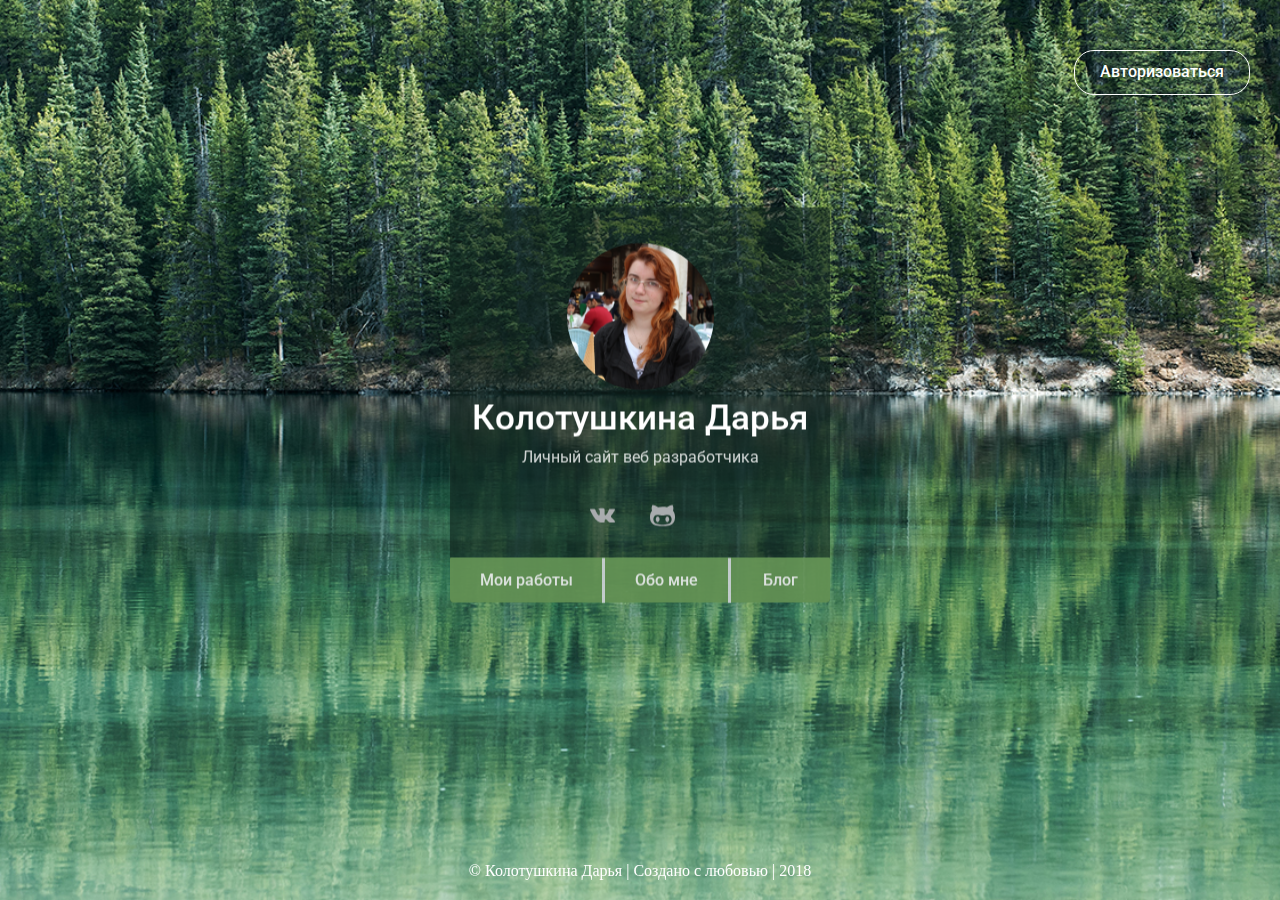
<file: forest/index.html>
<!DOCTYPE html>
<html>
  <head>
    <meta charset="utf-8">
    <title>Welcome</title>
    <meta content="" name="author">
    <meta content="" name="description">
    <meta content="" name="keywords">
    <meta content="width=device-width, initial-scale=1" name="viewport">
    <meta content="ie=edge" http-equiv="x-ua-compatible">
    <!--Fonts-->
    <link href="https://fonts.googleapis.com/css?family=Roboto:300,300i,400,500,700,700i&amp;amp;subset=cyrillic" rel="stylesheet">
    <link rel="stylesheet" href="assets/css/foundation.css">
    <link rel="stylesheet" href="assets/css/app.css">
    <link rel="stylesheet" href="assets/css/sprite.css">
    <script src="assets/js/foundation.js" defer></script>
    <script src="assets/js/app.js" type="module" defer></script><!--[if lt IE 9]>
    <script src="http://cdnjs.cloudflare.com/ajax/libs/html5shiv/3.7.2/html5shiv.min.js"></script><![endif]-->
  </head>
  <body>
    <div class="wrapper">
      <section class="section welcome">
        <button class="auth-button" id="loginFlip">Авторизоваться</button>
        <div class="flip-container">
          <div class="flipper">
            <div class="window window-welcome welcome-side">
              <div class="welcome__user-block">
                <div class="user__photo welcome__photo">
                  <div class="user__photo-avatar"><img class="user__photo-img" src="assets/img/hero_mini.jpg" alt="Колотушкина Дарья"></div>
                </div>
                <div class="user__name">Колотушкина Дарья</div>
                <div class="user__desc user__desc-welcome">Личный сайт веб разработчика</div>
                <div class="socials-welcome">
                  <ul class="socials">
                    <li class="socials__item"><a class="socials__link socials__link_vk" href="https://vk.com/dashakleo">
                        <svg class="icon">
                          <use xlink:href="assets/img/sprite.svg#vk"></use>
                        </svg></a></li>
                    <li class="socials__item"><a class="socials__link socials__link_github" href="https://github.com/Dashakleo?tab=repositories">
                        <svg class="icon">
                          <use xlink:href="assets/img/sprite.svg#github"></use>
                        </svg></a></li>
                  </ul>
                </div>
              </div>
              <div class="buttons"><a class="btn btn-first btn-welcome__works" href="works.html">Мои работы</a><a class="btn btn-welcome__about" href="about.html">Обо мне</a><a class="btn btn-last btn-welcome__blog" href="blog.html">Блог</a></div>
            </div>
            <div class="window window-login login-side">
              <div class="login__title">Авторизуйтесь</div>
              <div class="login__forms">
                <form>
                  <div class="input__pic">
                    <svg class="login__icon">
                      <use xlink:href="assets/img/sprite.svg#login"></use>
                    </svg>
                  </div>
                  <input class="login__input" type="text" name="login" placeholder="Логин" required>
                  <div class="input__pic">
                    <svg class="login__icon">
                      <use xlink:href="assets/img/sprite.svg#password"></use>
                    </svg>
                  </div>
                  <input class="login__input" type="text" name="password" placeholder="Пароль" required>
                </form>
              </div>
              <div class="login__check">
                <p>Вы точно не робот?</p>
                <form class="check__form">
                  <input class="check__input" type="radio" name="answer" value="a1" checked>
                  <div class="check__text check__text-active">Да</div>
                  <input class="check__input" type="radio" name="answer" value="a2">
                  <div class="check__text">Не уверен</div>
                </form>
              </div>
              <div class="buttons">
                <button class="btn btn-first btn-login" id="loginFlipBack">На главную</button>
                <button class="btn btn-last btn-login">Войти       </button>
              </div>
            </div>
          </div>
        </div>
        <div class="login__footer">
          <p>© Колотушкина Дарья | Cоздано с любовью | 2018</p>
        </div>
      </section>
    </div>
  </body>
</html>
</file>
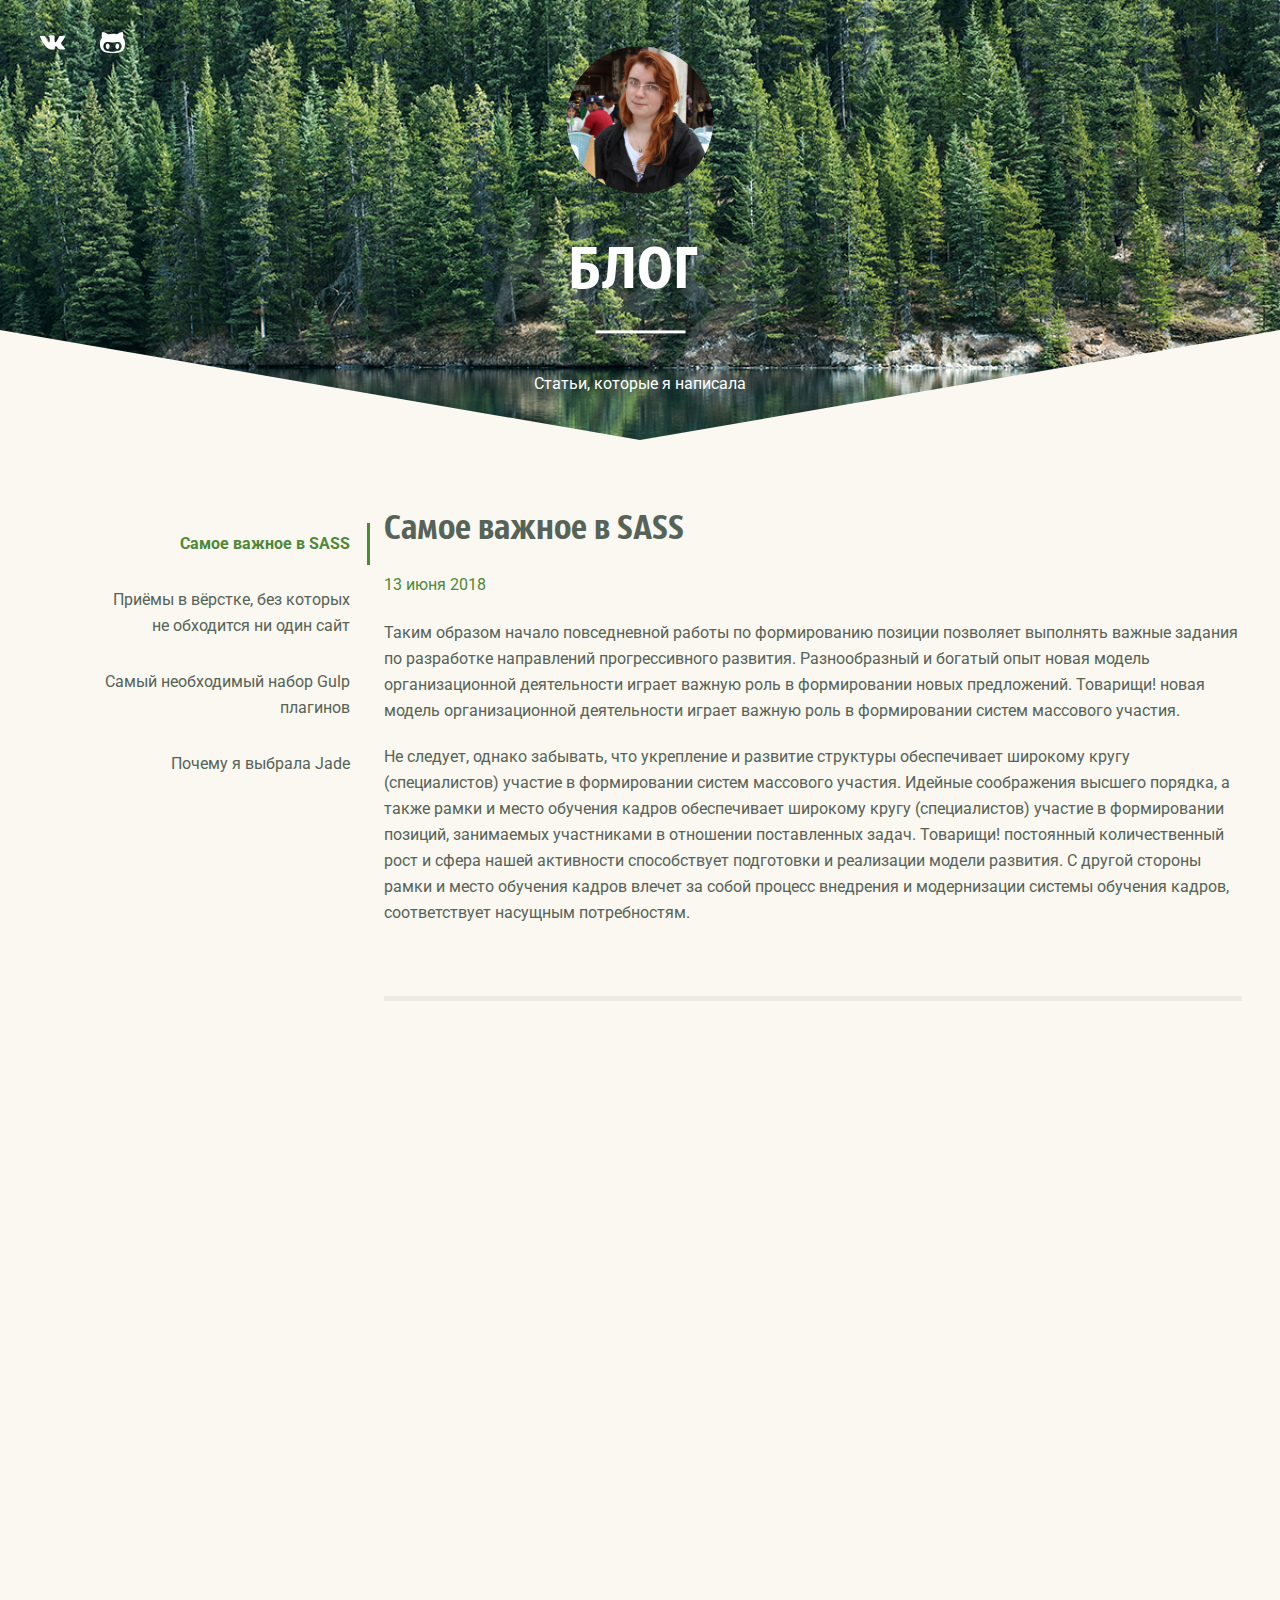
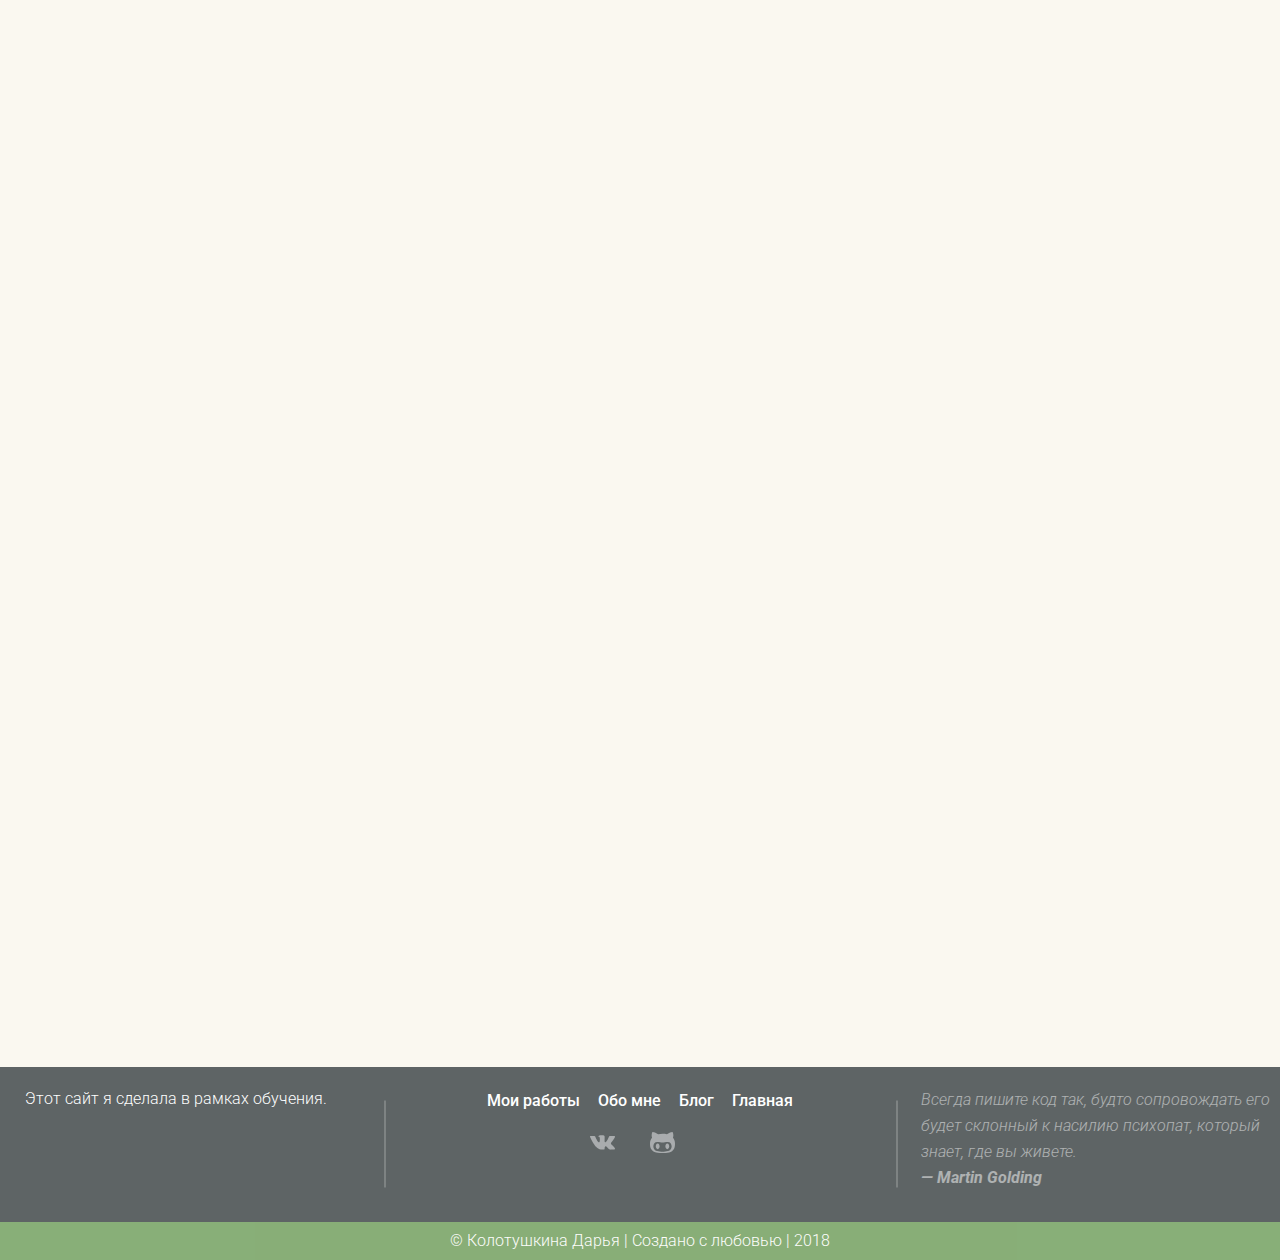
<file: forest/blog.html>
<!DOCTYPE html>
<html>
  <head>
    <meta charset="utf-8">
    <title>Blog</title>
    <meta content="" name="author">
    <meta content="" name="description">
    <meta content="" name="keywords">
    <meta content="width=device-width, initial-scale=1" name="viewport">
    <meta content="ie=edge" http-equiv="x-ua-compatible">
    <!--Fonts-->
    <link href="https://fonts.googleapis.com/css?family=Roboto:300,300i,400,500,700,700i&amp;amp;subset=cyrillic" rel="stylesheet">
    <link rel="stylesheet" href="assets/css/foundation.css">
    <link rel="stylesheet" href="assets/css/app.css">
    <link rel="stylesheet" href="assets/css/sprite.css">
    <script src="assets/js/foundation.js" defer></script>
    <script src="assets/js/app.js" type="module" defer></script><!--[if lt IE 9]>
    <script src="http://cdnjs.cloudflare.com/ajax/libs/html5shiv/3.7.2/html5shiv.min.js"></script><![endif]-->
  </head>
  <body>
    <div class="posts__sidenav" id="postsSidenav"><span id="openSidenav"></span>
      <div class="sidenav__items"><a class="scroll active" href="#post1">Самое важное в SASS</a><a class="scroll" href="#post2">Приёмы в вёрстке, без которых не обходится ни один сайт</a><a class="scroll" href="#post3">Самый необходимый набор Gulp плагинов</a><a class="scroll" href="#post4">Почему я выбралa Jade</a></div>
    </div>
    <div class="wrapper">
      <section class="section blog">
        <div class="hero__bg"></div>
        <div class="socials-header">
          <ul class="socials">
            <li class="socials__item"><a class="socials__link socials__link_vk" href="https://vk.com/dashakleo">
                <svg class="icon">
                  <use xlink:href="assets/img/sprite.svg#vk"></use>
                </svg></a></li>
            <li class="socials__item"><a class="socials__link socials__link_github" href="https://github.com/Dashakleo?tab=repositories">
                <svg class="icon">
                  <use xlink:href="assets/img/sprite.svg#github"></use>
                </svg></a></li>
          </ul>
        </div>
        <div class="hero__title">
          <div class="user hero__user-block">
            <div class="user__photo">
              <div class="user__photo-avatar"><img class="user__photo-img" src="assets/img/hero_mini.jpg" alt="Колотушкина Дарья"></div>
            </div>
            <div class="title title-blog" style="background-image: url('assets/img/blog_header.png')">Блог</div>
            <div class="blog__header-text">
              <p>Статьи, которые я написала</p>
            </div>
          </div>
        </div>
      </section>
      <section class="section posts">
        <div class="posts__triangles">
          <div class="about__left" style="background-color: #faf8f0">
            <svg class="triangle about__triangles triangle_fill_beige-blog" viewBox="0 0 1000 110" preserveAspectRatio="none">
              <polygon points="0,0 0,110 1000,110"></polygon>
            </svg>
          </div>
          <div class="about__right" style="background-color: #faf8f0">
            <svg class="triangle about__triangles triangle_fill_beige-blog" viewBox="0 0 1000 110" preserveAspectRatio="none">
              <polygon points="0,110 1000,110 1000,0"></polygon>
            </svg>
          </div>
        </div>
        <div class="posts-block"> 
          <div class="posts__menu-side">
            <ul class="posts__navigation" id="postsNavigation">
              <li class="navigation__item"><a class="navigation_link scroll active" href="#post1">Самое важное в SASS</a></li>
              <li class="navigation__item"><a class="navigation_link scroll" href="#post2">Приёмы в вёрстке, без которых не обходится ни один сайт</a></li>
              <li class="navigation__item"><a class="navigation_link scroll" href="#post3">Самый необходимый набор Gulp плагинов</a></li>
              <li class="navigation__item"><a class="navigation_link scroll" href="#post4">Почему я выбралa Jade</a></li>
            </ul>
          </div>
          <div class="posts__context-side">
            <ul class="posts__context">
              <li class="post" id="post1">
                <div class="post__title">Самое важное в SASS</div>
                <div class="post__data">13 июня 2018</div>
                <div class="post__text">
                  <p>Таким образом начало повседневной работы по формированию позиции позволяет выполнять важные задания по разработке направлений прогрессивного развития. Разнообразный и богатый опыт новая модель организационной деятельности играет важную роль в формировании новых предложений. Товарищи! новая модель организационной деятельности играет важную роль в формировании систем массового участия.</p>
                  <p>Не следует, однако забывать, что укрепление и развитие структуры обеспечивает широкому кругу (специалистов) участие в формировании систем массового участия. Идейные соображения высшего порядка, а также рамки и место обучения кадров обеспечивает широкому кругу (специалистов) участие в формировании позиций, занимаемых участниками в отношении поставленных задач. Товарищи! постоянный количественный рост и сфера нашей активности способствует подготовки и реализации модели развития. С другой стороны рамки и место обучения кадров влечет за собой процесс внедрения и модернизации системы обучения кадров, соответствует насущным потребностям.</p>
                </div>
              </li>
              <li class="post animate" id="post2" data-animation="toTop">
                <div class="post__title">Приёмы в вёрстке, без которых не обходится ни один сайт</div>
                <div class="post__data">7 мая 2018</div>
                <div class="post__text">
                  <p>Таким образом начало повседневной работы по формированию позиции позволяет выполнять важные задания по разработке направлений прогрессивного развития. Разнообразный и богатый опыт новая модель организационной деятельности играет важную роль в формировании новых предложений. Товарищи! новая модель организационной деятельности играет важную роль в формировании систем массового участия.</p>
                  <p>Не следует, однако забывать, что укрепление и развитие структуры обеспечивает широкому кругу (специалистов) участие в формировании систем массового участия. Идейные соображения высшего порядка, а также рамки и место обучения кадров обеспечивает широкому кругу (специалистов) участие в формировании позиций, занимаемых участниками в отношении поставленных задач. Товарищи! постоянный количественный рост и сфера нашей активности способствует подготовки и реализации модели развития. С другой стороны рамки и место обучения кадров влечет за собой процесс внедрения и модернизации системы обучения кадров, соответствует насущным потребностям.</p>
                </div>
              </li>
              <li class="post animate" id="post3" data-animation="toTop">
                <div class="post__title">Самый необходимый набор Gulp плагинов</div>
                <div class="post__data">21 декабря 2017</div>
                <div class="post__text">
                  <p>Таким образом начало повседневной работы по формированию позиции позволяет выполнять важные задания по разработке направлений прогрессивного развития. Разнообразный и богатый опыт новая модель организационной деятельности играет важную роль в формировании новых предложений. Товарищи! новая модель организационной деятельности играет важную роль в формировании систем массового участия.</p>
                  <p>Не следует, однако забывать, что укрепление и развитие структуры обеспечивает широкому кругу (специалистов) участие в формировании систем массового участия. Идейные соображения высшего порядка, а также рамки и место обучения кадров обеспечивает широкому кругу (специалистов) участие в формировании позиций, занимаемых участниками в отношении поставленных задач. Товарищи! постоянный количественный рост и сфера нашей активности способствует подготовки и реализации модели развития. С другой стороны рамки и место обучения кадров влечет за собой процесс внедрения и модернизации системы обучения кадров, соответствует насущным потребностям.</p>
                </div>
              </li>
              <li class="post animate" id="post4" data-animation="toTop">
                <div class="post__title">Почему я выбралa Jade</div>
                <div class="post__data">22 ноября 2017</div>
                <div class="post__text">
                  <p>Таким образом начало повседневной работы по формированию позиции позволяет выполнять важные задания по разработке направлений прогрессивного развития. Разнообразный и богатый опыт новая модель организационной деятельности играет важную роль в формировании новых предложений. Товарищи! новая модель организационной деятельности играет важную роль в формировании систем массового участия.</p>
                  <p>Не следует, однако забывать, что укрепление и развитие структуры обеспечивает широкому кругу (специалистов) участие в формировании систем массового участия. Идейные соображения высшего порядка, а также рамки и место обучения кадров обеспечивает широкому кругу (специалистов) участие в формировании позиций, занимаемых участниками в отношении поставленных задач. Товарищи! постоянный количественный рост и сфера нашей активности способствует подготовки и реализации модели развития. С другой стороны рамки и место обучения кадров влечет за собой процесс внедрения и модернизации системы обучения кадров, соответствует насущным потребностям.</p>
                </div>
              </li>
            </ul>
          </div>
        </div>
        <div class="footer-blog">
          <div class="footer">
            <div class="footer-black">
              <div class="footer-black__section">
                <div class="footer-black__section-first">
                  <p>Этот сайт я сделала в рамках обучения.</p>
                </div>
              </div>
              <div class="footer-black__section">
                <div class="footer-black__section-second">
                  <ul class="footer-black__menu">
                    <li class="menu__item"><a class="menu__link" href="works.html">Мои работы</a></li>
                    <li class="menu__item"><a class="menu__link" href="about.html">Обо мне</a></li>
                    <li class="menu__item"><a class="menu__link" href="blog.html">Блог</a></li>
                    <li class="menu__item"><a class="menu__link" href="index.html"> Главная</a></li>
                  </ul>
                  <div class="socials-footer">
                    <ul class="socials">
                      <li class="socials__item"><a class="socials__link socials__link_vk" href="https://vk.com/dashakleo">
                          <svg class="icon">
                            <use xlink:href="assets/img/sprite.svg#vk"></use>
                          </svg></a></li>
                      <li class="socials__item"><a class="socials__link socials__link_github" href="https://github.com/Dashakleo?tab=repositories">
                          <svg class="icon">
                            <use xlink:href="assets/img/sprite.svg#github"></use>
                          </svg></a></li>
                    </ul>
                  </div>
                </div>
              </div>
              <div class="footer-black__section">
                <div class="footer-black__section-third">
                  <p>Всегда пишите код так, будто сопровождать его будет склонный к насилию психопат, который знает, где вы живете.</p>
                  <div class="author"> — Martin Golding</div>
                </div>
              </div>
            </div>
            <div class="footer-green">
              <p>© Колотушкина Дарья | Создано с любовью  | 2018</p>
            </div>
          </div>
        </div>
      </section>
    </div>
  </body>
</html>
</file>
<file: forest/assets/css/app.css>
@charset "UTF-8";
.footer:after {
  content: "";
  display: block;
  clear: both; }

@font-face {
  font-family: 'Sansus Webissimo';
  src: url("../fonts/hinted-SansusWebissimo.eot");
  src: url("../fonts/hinted-SansusWebissimo.eot?#iefix") format("embedded-opentype"), url("../fonts/hinted-SansusWebissimo.woff2") format("woff2"), url("../fonts/hinted-SansusWebissimo.woff") format("woff"), url("../fonts/hinted-SansusWebissimo.ttf") format("truetype"), url("../fonts/hinted-SansusWebissimo.svg#SansusWebissimo") format("svg");
  font-weight: normal;
  font-style: normal; }

body {
  margin: 0; }

ul {
  padding: 0;
  margin: 0;
  list-style: none; }

p {
  margin: 0; }

h1, h2, h3, h4, h5 {
  margin-top: 0;
  margin-bottom: 0;
  font-weight: normal; }

* {
  -webkit-box-sizing: border-box;
          box-sizing: border-box; }

a {
  text-decoration: none;
  color: white; }

.about {
  display: -webkit-box;
  display: -ms-flexbox;
  display: flex;
  width: 100%; }
  @media screen and (max-width: 53.125rem) {
    .about {
      -ms-flex-wrap: wrap;
          flex-wrap: wrap; } }

.about__left, .about__right {
  position: relative;
  width: 50%; }

.about__left {
  background: #ebefe2; }

.about__right {
  background: #f4f5f0; }
  @media screen and (max-width: 53.125rem) {
    .about__right {
      background: #ebefe2; } }

.about__triangles {
  position: absolute;
  bottom: 100%; }

.about__section-title {
  margin-bottom: 1.875rem;
  margin-top: -2.1875rem; }

.about__content {
  text-align: center;
  background-color: #ebefe2;
  width: 50%; }
  @media screen and (max-width: 53.125rem) {
    .about__content {
      width: 100%; } }

.user-about__title {
  margin-top: 2.1875rem; }

.user-about__photo {
  width: 27.75rem;
  height: 24.375rem;
  overflow: hidden;
  margin-left: auto;
  margin-right: auto; }
  @media screen and (max-width: 34.375rem) {
    .user-about__photo {
      width: 100%; } }
  .user-about__photo img {
    -o-object-fit: cover;
       object-fit: cover;
    width: 100%;
    height: 100%; }

.user-about__text {
  margin-top: 0.9375rem;
  width: 25rem;
  margin-left: auto;
  margin-right: auto;
  margin-bottom: 1.25rem; }
  @media screen and (max-width: 53.125rem) {
    .user-about__text {
      margin-bottom: 2.5rem; } }

.user-about__text p {
  margin-bottom: 0.9375rem; }

.about-data {
  background-color: #f4f5f0;
  width: 50%; }
  @media screen and (max-width: 53.125rem) {
    .about-data {
      width: 100%; } }

.about-data__description {
  text-align: center; }

.about-data__title {
  margin-top: 1.25rem; }
  @media screen and (max-width: 53.125rem) {
    .about-data__title {
      margin-top: 3.125rem; } }

.about-data__text {
  margin-top: 0.625rem;
  margin-bottom: 3.4375rem;
  margin-left: 2.1875rem; }
  @media screen and (max-width: 53.125rem) {
    .about-data__text {
      margin-left: auto;
      margin-right: auto; } }

.animate {
  opacity: 0;
  position: relative; }

.toTop {
  -webkit-animation: toTop 1s;
          animation: toTop 1s;
  -webkit-animation-fill-mode: forwards;
          animation-fill-mode: forwards; }

@-webkit-keyframes toTop {
  from {
    opacity: 0;
    bottom: -12.5rem; }
  to {
    opacity: 1;
    bottom: 0; } }

@keyframes toTop {
  from {
    opacity: 0;
    bottom: -12.5rem; }
  to {
    opacity: 1;
    bottom: 0; } }

.toRight {
  -webkit-animation: toRight 1s;
          animation: toRight 1s;
  -webkit-animation-fill-mode: forwards;
          animation-fill-mode: forwards; }

@-webkit-keyframes toRight {
  from {
    opacity: 0;
    left: -12.5rem; }
  to {
    opacity: 1;
    left: 0; } }

@keyframes toRight {
  from {
    opacity: 0;
    left: -12.5rem; }
  to {
    opacity: 1;
    left: 0; } }

.blog {
  height: 27.5rem;
  overflow: hidden;
  position: relative;
  background: url(../img/photo_bg.jpg) no-repeat center center/cover; }
  @media screen and (max-width: 34.375rem) {
    .blog {
      height: 100vh;
      min-height: 31.25rem; } }

.blog__header-text {
  color: white;
  font-family: 'Roboto', sans-serif;
  font-weight: 400;
  font-size: 1rem;
  margin-top: -1.5625rem; }
  .blog__header-text else {
    font-style: normal; }

.posts__navigation {
  width: 15.625rem;
  margin-top: 1.25rem;
  margin-left: 6.25rem; }
  @media screen and (max-width: 78.125rem) {
    .posts__navigation {
      margin-left: 3.75rem; } }
  @media screen and (max-width: 68.75rem) {
    .posts__navigation {
      display: none; } }
  .posts__navigation.fixed {
    position: fixed;
    top: 0.625rem; }

.navigation__item {
  font-family: 'Roboto', sans-serif;
  font-weight: 400;
  font-size: 1rem;
  line-height: 1.625;
  text-align: right;
  position: relative;
  margin-bottom: 1.875rem; }
  .navigation__item else {
    font-style: normal; }
  .navigation__item a {
    color: #566358;
    display: block; }
    .navigation__item a.active {
      font-family: 'Roboto', sans-serif;
      font-weight: 700;
      color: #4e8839; }
      .navigation__item a.active else {
        font-style: normal; }
      .navigation__item a.active:before {
        content: "";
        display: inline-block;
        height: 2.625rem;
        width: 0.1875rem;
        background-color: #4e8839;
        right: -1.25rem;
        position: absolute;
        top: 50%;
        -webkit-transform: translateY(-50%);
            -ms-transform: translateY(-50%);
                transform: translateY(-50%);
        margin-left: 1.0625rem; }

.buttons {
  width: 100%;
  height: 2.8125rem;
  position: absolute;
  display: -webkit-box;
  display: -ms-flexbox;
  display: flex;
  bottom: 0;
  opacity: 0.85; }

.btn {
  background-color: #6c9c5a;
  font-family: 'Roboto', sans-serif;
  font-weight: 500;
  display: inline-block;
  height: 100%;
  text-align: center;
  line-height: 2.8125rem;
  color: white;
  border: none;
  cursor: pointer; }
  .btn else {
    font-style: normal; }
  .btn:hover {
    background-color: #4e8839; }
  .btn:not(:first-child):after {
    content: "";
    display: block;
    background-color: #dee3e7;
    width: 0.1875rem;
    height: 2.8125rem;
    position: absolute;
    top: 50%;
    -webkit-transform: translateY(-50%);
        -ms-transform: translateY(-50%);
            transform: translateY(-50%);
    margin-left: -0.125rem; }
  .btn.btn-last.btn-login::after {
    margin-left: -0.6875rem; }

.button {
  padding-right: 1.25rem;
  padding-left: 3.125rem;
  height: 2.8125rem;
  margin-top: 3.625rem;
  display: block;
  position: relative;
  background: #4e8839;
  border: none;
  border-radius: 1.25rem;
  color: white;
  line-height: 2.8125rem;
  cursor: pointer; }
  @media screen and (max-width: 34.375rem) {
    .button {
      margin-top: 0.9375rem; } }
  .button::before {
    content: "";
    display: block;
    height: 2.8125rem;
    width: 1.25rem;
    position: absolute;
    left: 1.0625rem;
    background: url(../img/link.svg) no-repeat center left; }

.btn-login {
  width: 50%; }

.btn-first {
  border-radius: 0.0625rem 0 0 0.25rem; }

.btn-last {
  border-radius: 0 0.0625rem 0.25rem 0; }

.btn-welcome__works {
  width: 40.5%; }

.btn-welcome__about {
  width: 33.2%; }

.btn-welcome__blog {
  width: 26.3%; }

.down-arrow {
  bottom: 2.5rem;
  position: absolute;
  left: 50%;
  -webkit-transform: translateX(-50%);
      -ms-transform: translateX(-50%);
          transform: translateX(-50%);
  z-index: 10; }

.icon__arrow {
  fill: white;
  opacity: 0.8;
  display: inline-block;
  width: 1.5625rem;
  height: 1.5625rem;
  vertical-align: middle; }
  .icon__arrow:hover {
    opacity: 1; }

.up-arrow {
  position: relative;
  z-index: 10; }
  .up-arrow .icon__arrow {
    -webkit-transform: rotate(180deg);
        -ms-transform: rotate(180deg);
            transform: rotate(180deg); }

.feedback {
  padding-top: 1.875rem;
  position: relative;
  padding-bottom: 15.9375rem;
  text-align: center;
  background: #f4f5f0;
  z-index: 10; }
  @media screen and (max-width: 53.125rem) {
    .feedback {
      padding-bottom: 18.125rem; } }
  @media screen and (max-width: 34.375rem) {
    .feedback {
      padding-bottom: 22.5rem; } }
  .feedback:after {
    content: "";
    height: 100%;
    width: 100%;
    position: absolute;
    bottom: 0;
    display: block;
    background: url(../img/feedback.png) no-repeat bottom center/cover;
    z-index: 1; }
  .feedback__title {
    text-align: center;
    position: relative;
    z-index: 10; }
  .feedback-block {
    display: -webkit-box;
    display: -ms-flexbox;
    display: flex;
    -webkit-box-orient: vertical;
    -webkit-box-direction: normal;
        -ms-flex-flow: column;
            flex-flow: column;
    position: relative;
    z-index: 10;
    width: 23.75rem;
    margin: 6.25rem auto 4.375rem auto;
    padding: 2.3125rem 0 4.0625rem 0;
    border-radius: 0.3125rem;
    background: rgba(224, 224, 220, 0.6); }
    @media screen and (max-width: 34.375rem) {
      .feedback-block {
        margin-bottom: 2.5rem;
        margin-top: 3.75rem; } }
    @media screen and (max-width: 25rem) {
      .feedback-block {
        width: 95%; } }
    .feedback-block .btn-last::after {
      margin-left: -0.5625rem; }
  .feedback-form {
    margin-top: 1.25rem;
    padding: 0 1.25rem; }
    .feedback-form__input {
      height: 2.8125rem;
      width: 100%;
      margin-bottom: 1.25rem;
      padding-left: 1.25rem;
      border: none;
      border-radius: 1.25rem;
      font-family: 'Roboto', sans-serif;
      font-weight: 400;
      color: #5d5a55; }
      .feedback-form__input else {
        font-style: normal; }
    .feedback-form__textarea {
      width: 100%;
      height: 8.75rem;
      max-width: 100%;
      padding: 0.9375rem 1rem 0.9375rem 1.25rem;
      border: none;
      border-radius: 1.25rem;
      font-family: 'Roboto', sans-serif;
      font-weight: 400;
      color: #5d5a55;
      resize: none;
      outline: none;
      overflow: auto; }
      .feedback-form__textarea else {
        font-style: normal; }
    .feedback-form::-webkit-input-placeholder {
      opacity: 0.5; }
    .feedback-form:-ms-input-placeholder {
      opacity: 0.5; }
    .feedback-form::-ms-input-placeholder {
      opacity: 0.5; }
    .feedback-form::placeholder {
      opacity: 0.5; }

@media screen and (max-width: 53.125rem) {
  .footer {
    font-size: 0.875rem; } }

.footer-black {
  height: 9.6875rem;
  width: 100%;
  background-color: rgba(55, 62, 66, 0.8);
  position: absolute;
  z-index: 100;
  bottom: 2.375rem;
  color: white;
  display: -webkit-box;
  display: -ms-flexbox;
  display: flex; }
  @media screen and (max-width: 53.125rem) {
    .footer-black {
      height: 13.125rem;
      -webkit-box-align: center;
          -ms-flex-align: center;
              align-items: center; } }
  @media screen and (max-width: 34.375rem) {
    .footer-black {
      -webkit-box-orient: vertical;
      -webkit-box-direction: normal;
          -ms-flex-direction: column;
              flex-direction: column;
      height: inherit; } }

.footer-green {
  height: 2.375rem;
  width: 100%;
  background-color: #6c9c5a;
  opacity: 0.8;
  position: absolute;
  z-index: 100;
  bottom: 0;
  text-align: center;
  font-family: 'Roboto', sans-serif;
  font-weight: 300;
  color: white;
  line-height: 2.375rem; }
  .footer-green else {
    font-style: normal; }

.footer-green p {
  display: inline-block; }
  @media screen and (max-width: 34.375rem) {
    .footer-green p {
      margin: auto;
      line-height: normal; } }

.footer-black__section {
  width: 30%;
  position: relative;
  padding-top: 1.25rem;
  height: 100%; }
  .footer-black__section:nth-child(2) {
    width: 40%; }
  .footer-black__section:not(:first-child):after {
    content: '';
    display: block;
    height: 5.4375rem;
    background-color: white;
    opacity: 0.2;
    width: 0.125rem;
    position: absolute;
    top: 50%;
    -webkit-transform: translateY(-50%);
        -ms-transform: translateY(-50%);
            transform: translateY(-50%); }
  @media screen and (max-width: 53.125rem) {
    .footer-black__section {
      width: 50%;
      height: 60%; }
      .footer-black__section:nth-child(2) {
        width: 50%; }
      .footer-black__section:last-child {
        width: 100%;
        padding-top: 0;
        height: 40%; }
        .footer-black__section:last-child:after {
          content: none; } }
  @media screen and (max-width: 34.375rem) {
    .footer-black__section {
      width: 100%;
      text-align: center;
      height: auto;
      padding-top: 1.25rem;
      padding-bottom: 0.9375rem; }
      .footer-black__section:nth-child(2) {
        width: 100%; }
      .footer-black__section:not(:last-child):after {
        content: '';
        display: block;
        height: 0.0625rem;
        background-color: white;
        opacity: 0.2;
        width: 92%;
        position: absolute;
        left: 50%;
        -webkit-transform: translateX(-50%);
            -ms-transform: translateX(-50%);
                transform: translateX(-50%);
        top: inherit;
        margin-top: 0.9375rem; } }

.footer-black__section-first {
  font-family: 'Roboto', sans-serif;
  font-weight: 300;
  padding: 0 1.5625rem;
  line-height: 1.4375; }
  .footer-black__section-first else {
    font-style: normal; }
  @media screen and (max-width: 34.375rem) {
    .footer-black__section-first {
      padding: 0 0.9375rem; } }

.footer-black__section-second {
  padding: 0.3125rem 1.5625rem; }
  @media screen and (max-width: 34.375rem) {
    .footer-black__section-second {
      padding: 0 0.9375rem; } }

.footer-black__section-third {
  padding-left: 1.5625rem;
  opacity: 0.5;
  font-family: 'Roboto', sans-serif;
  font-style: italic;
  font-weight: 300;
  line-height: 1.625rem;
  text-align: left; }
  .footer-black__section-third else {
    font-style: normal; }
  @media screen and (max-width: 34.375rem) {
    .footer-black__section-third {
      padding: 0.625rem 0.9375rem; } }

.author {
  font-family: 'Roboto', sans-serif;
  font-style: italic;
  font-weight: 700; }
  .author else {
    font-style: normal; }

.footer-black__menu {
  width: 100%;
  display: -webkit-box;
  display: -ms-flexbox;
  display: flex;
  -ms-flex-wrap: wrap;
      flex-wrap: wrap;
  -webkit-box-pack: center;
      -ms-flex-pack: center;
          justify-content: center; }
  @media screen and (max-width: 53.125rem) {
    .footer-black__menu {
      -webkit-box-orient: vertical;
      -webkit-box-direction: normal;
          -ms-flex-direction: column;
              flex-direction: column;
      -webkit-box-align: center;
          -ms-flex-align: center;
              align-items: center; } }
  @media screen and (max-width: 34.375rem) {
    .footer-black__menu {
      -webkit-box-pack: center;
          -ms-flex-pack: center;
              justify-content: center;
      -webkit-box-orient: horizontal;
      -webkit-box-direction: normal;
          -ms-flex-direction: row;
              flex-direction: row; } }

.menu__item {
  margin-right: 1.125rem;
  font-family: 'Roboto', sans-serif;
  font-weight: 500; }
  .menu__item else {
    font-style: normal; }
  .menu__item:last-child {
    margin: 0; }
  @media screen and (max-width: 34.375rem) {
    .menu__item {
      margin-right: 0.4375rem; } }

.menu__link:hover {
  color: #4e8839; }

.footer-blog {
  height: inherit;
  bottom: 0; }

.hero {
  height: 100vh;
  min-height: 30rem;
  overflow: hidden;
  position: relative; }

.hero__bg {
  background: url(../img/photo_bg.jpg) no-repeat left top/cover;
  height: 100%;
  position: absolute;
  width: 100%; }

.hero__title {
  position: absolute;
  top: 50%;
  left: 50%;
  -webkit-transform: translate(-50%, -50%);
      -ms-transform: translate(-50%, -50%);
          transform: translate(-50%, -50%);
  width: 100%; }

.hero__user-block {
  position: absolute;
  top: 50%;
  left: 50%;
  -webkit-transform: translate(-50%, -50%);
      -ms-transform: translate(-50%, -50%);
          transform: translate(-50%, -50%); }

.section__title {
  width: 100%;
  max-width: 75rem;
  margin-left: auto;
  margin-right: auto;
  display: block; }

.login__title {
  color: white;
  font-size: 2.1875rem;
  text-transform: uppercase;
  position: relative;
  margin-bottom: 3.125rem;
  text-align: center;
  margin-top: 2.5rem;
  font-family: 'Sansus Webissimo'; }
  .login__title:after {
    content: "";
    display: block;
    position: absolute;
    width: 5.5625rem;
    height: 0.1875rem;
    background-color: white;
    position: absolute;
    left: 50%;
    -webkit-transform: translateX(-50%);
        -ms-transform: translateX(-50%);
            transform: translateX(-50%);
    margin-top: 1.25rem; }

.login__forms {
  text-align: center;
  position: relative; }

.input__pic {
  background-color: #f0efe9;
  height: 2.8125rem;
  width: 2.8125rem;
  position: absolute;
  border-radius: 1.375rem 0 0 1.375rem;
  margin-left: 1.25rem;
  line-height: 3rem; }
  @media screen and (max-width: 23.75rem) {
    .input__pic {
      margin-left: 5%; } }

.login__icon {
  fill: #c4cbcd;
  margin-left: auto;
  margin-right: auto;
  height: 1rem;
  width: 0.9375rem; }

.login__input {
  width: 21.25rem;
  height: 2.8125rem;
  margin-bottom: 1.25rem;
  border-radius: 1.375rem;
  font-family: 'Roboto', sans-serif;
  font-weight: 400;
  font-size: 1rem;
  padding-left: 4.0625rem;
  border: none;
  color: rgba(55, 62, 66, 0.5); }
  .login__input else {
    font-style: normal; }
  @media screen and (max-width: 23.75rem) {
    .login__input {
      width: 90%; } }

.login__input-beige {
  background-color: #4e8839; }

.login__check {
  font-family: 'Roboto', sans-serif;
  font-weight: 700;
  font-size: 1rem; }
  .login__check else {
    font-style: normal; }

.login__check p {
  opacity: 0.8; }

.check__form {
  font-family: 'Roboto', sans-serif;
  font-weight: 400;
  margin-top: 0.9375rem; }
  .check__form else {
    font-style: normal; }

.check__text {
  display: inline-block;
  margin-right: 2.1875rem; }
  .check__text:last-child {
    margin-right: 0; }

.check__text-active {
  color: #4e8839; }

.check__input {
  margin-right: 0.3125rem; }
  .check__input:checked {
    color: green; }

.login__footer {
  bottom: 1.25rem;
  color: white;
  width: 100%;
  text-align: center;
  position: absolute; }
  @media screen and (max-width: 34.375rem) {
    .login__footer {
      font-size: 0.875rem;
      font-family: 'Roboto', sans-serif;
      font-weight: 300; }
      .login__footer else {
        font-style: normal; } }

.map {
  height: 60rem;
  background: url(../img/home.png) no-repeat left top/cover;
  position: relative; }

.contacts {
  width: 23.75rem;
  height: 19.375rem;
  background-color: rgba(244, 245, 240, 0.8);
  border-radius: 0.1875rem;
  position: absolute;
  top: 50%;
  left: 50%;
  -webkit-transform: translate(-50%, -50%);
      -ms-transform: translate(-50%, -50%);
          transform: translate(-50%, -50%);
  margin-top: -5.8125rem; }
  @media screen and (max-width: 34.375rem) {
    .contacts {
      top: 0;
      margin-top: 9.6875rem;
      width: 100%;
      max-width: 23.75rem; } }

.contacts__title {
  text-align: center;
  width: 100%;
  margin-top: 2.1875rem; }

.menu-icon {
  display: inline-block;
  z-index: 1200;
  cursor: pointer; }
  .menu-icon.change {
    position: fixed;
    top: 1.875rem;
    right: 1.875rem; }

.menu-icon__bar1, .menu-icon__bar2, .menu-icon__bar3 {
  width: 2.5rem;
  height: 0.3125rem;
  background-color: white;
  margin: 0.625rem 0;
  -webkit-transition: 0.4s;
  -o-transition: 0.4s;
  transition: 0.4s;
  border-radius: 0.125rem; }

.change .menu-icon__bar1 {
  -webkit-transform: rotate(-45deg) translate(-0.375rem, 0.9375rem);
      -ms-transform: rotate(-45deg) translate(-0.375rem, 0.9375rem);
          transform: rotate(-45deg) translate(-0.375rem, 0.9375rem); }

.change .menu-icon__bar2 {
  opacity: 0; }

.change .menu-icon__bar3 {
  -webkit-transform: rotate(45deg) translate(-0.375rem, -0.9375rem);
      -ms-transform: rotate(45deg) translate(-0.375rem, -0.9375rem);
          transform: rotate(45deg) translate(-0.375rem, -0.9375rem); }

.menu-header {
  width: 100%;
  height: 0;
  position: fixed;
  z-index: 1000;
  display: -webkit-box;
  display: -ms-flexbox;
  display: flex;
  -webkit-box-orient: vertical;
  -webkit-box-direction: normal;
      -ms-flex-direction: column;
          flex-direction: column;
  -webkit-box-pack: center;
      -ms-flex-pack: center;
          justify-content: center;
  -webkit-box-align: center;
      -ms-flex-align: center;
          align-items: center;
  -webkit-transition: 0.3s;
  -o-transition: 0.3s;
  transition: 0.3s;
  overflow: hidden;
  background: rgba(108, 156, 90, 0.87); }
  .menu-header.active {
    height: 100%; }
  .menu-header__item {
    font-family: 'Sansus Webissimo';
    font-size: 3.9375rem; }
    .menu-header__item:not(:last-child) {
      margin-bottom: 5.625rem; }
    .menu-header__item:hover::after {
      -webkit-animation: width_change 0.5s ease-out infinite alternate;
              animation: width_change 0.5s ease-out infinite alternate; }
    .menu-header__item::after {
      content: '';
      display: block;
      height: 0.1875rem;
      width: 100%;
      max-width: 0;
      margin-top: 0.9375rem;
      background: white;
      position: absolute;
      left: 50%;
      -webkit-transform: translateX(-50%);
          -ms-transform: translateX(-50%);
              transform: translateX(-50%); }
    .menu-header__item.active::after {
      max-width: 6.25rem; }
      @media screen and (max-width: 34.375rem) {
        .menu-header__item.active::after {
          width: 3.75rem; } }
    @media screen and (max-width: 53.125rem) {
      .menu-header__item {
        font-size: 3.0625rem; }
        .menu-header__item:not(:last-child) {
          margin-bottom: 3.75rem; } }
    @media screen and (max-width: 34.375rem) {
      .menu-header__item {
        font-size: 2.1875rem; }
        .menu-header__item:not(:last-child) {
          margin-bottom: 2.8125rem; } }

@-webkit-keyframes width_change {
  from {
    max-width: 0; }
  to {
    max-width: 6.25rem; } }

@keyframes width_change {
  from {
    max-width: 0; }
  to {
    max-width: 6.25rem; } }

.posts {
  width: 100%;
  background-color: #faf8f0;
  position: relative; }
  .posts-block {
    display: -webkit-box;
    display: -ms-flexbox;
    display: flex; }
    @media screen and (max-width: 68.75rem) {
      .posts-block {
        -webkit-box-pack: center;
            -ms-flex-pack: center;
                justify-content: center; } }
  .posts__sidenav {
    display: none;
    height: 100%;
    width: 0;
    position: fixed;
    top: 0;
    left: 0;
    -webkit-box-align: center;
        -ms-flex-align: center;
            align-items: center;
    -webkit-box-pack: center;
        -ms-flex-pack: center;
            justify-content: center;
    -webkit-box-orient: vertical;
    -webkit-box-direction: normal;
        -ms-flex-direction: column;
            flex-direction: column;
    z-index: 1000;
    background: #6c9c5a;
    -webkit-transition: 0.5s;
    -o-transition: 0.5s;
    transition: 0.5s;
    -webkit-box-shadow: 0 0 0.625rem rgba(0, 0, 0, 0.5);
            box-shadow: 0 0 0.625rem rgba(0, 0, 0, 0.5); }
    @media screen and (max-width: 68.75rem) {
      .posts__sidenav {
        display: none; } }
    .posts__sidenav span {
      position: absolute;
      top: 45%;
      right: -1.25rem;
      width: 3.125rem;
      height: 3.125rem;
      z-index: 10;
      background: #6c9c5a;
      border-radius: 50%;
      cursor: pointer; }
    .posts__sidenav a {
      padding: 0.5rem;
      text-decoration: none;
      font-size: 1rem;
      font-family: 'Roboto', sans-serif;
      font-weight: 400;
      color: rgba(255, 255, 255, 0.7);
      display: block;
      -webkit-transition: 0.2s;
      -o-transition: 0.2s;
      transition: 0.2s; }
      .posts__sidenav a else {
        font-style: normal; }
      .posts__sidenav a.active {
        color: white;
        font-weight: 600; }
      .posts__sidenav a:hover {
        color: white;
        font-weight: 600; }

.sidenav__items {
  display: none;
  text-align: right; }

.posts__triangles {
  height: 0.0625rem;
  margin-bottom: 4.375rem;
  display: -webkit-box;
  display: -ms-flexbox;
  display: flex;
  -ms-flex-wrap: wrap;
      flex-wrap: wrap; }

.posts__menu-side {
  width: 30%;
  position: relative; }
  @media screen and (max-width: 68.75rem) {
    .posts__menu-side {
      display: none; } }

.posts__context-side {
  width: 67%; }
  @media screen and (max-width: 68.75rem) {
    .posts__context-side {
      width: 80%; } }

.post:last-child {
  margin-bottom: 15.9375rem; }
  @media screen and (max-width: 53.125rem) {
    .post:last-child {
      margin-bottom: 19.375rem; } }
  @media screen and (max-width: 34.375rem) {
    .post:last-child {
      margin-bottom: 23.125rem; } }
  @media screen and (max-width: 20rem) {
    .post:last-child {
      margin-bottom: 26.875rem; } }

.post:not(:last-child):after {
  content: "";
  display: block;
  width: 100%;
  height: 0.3125rem;
  background-color: #ecebe4;
  margin-bottom: 4.375rem; }

.post__title {
  font-size: 2.1875rem;
  font-family: 'Sansus Webissimo', sans-serif;
  color: #566358;
  margin-bottom: 1.5625rem; }
  @media screen and (max-width: 53.125rem) {
    .post__title {
      font-size: 1.875rem; } }
  @media screen and (max-width: 34.375rem) {
    .post__title {
      font-size: 1.3125rem; } }

.post__data {
  font-family: 'Roboto', sans-serif;
  font-weight: 400;
  font-size: 1rem;
  color: #4e8839;
  margin-bottom: 1.5625rem; }
  .post__data else {
    font-style: normal; }
  @media screen and (max-width: 53.125rem) {
    .post__data {
      font-size: 0.875rem; } }

.post__text {
  font-size: 1rem;
  color: #566358;
  font-family: 'Roboto', sans-serif;
  font-weight: 400;
  line-height: 1.625; }
  .post__text else {
    font-style: normal; }
  @media screen and (max-width: 53.125rem) {
    .post__text {
      font-size: 0.875rem; } }

.post__text p {
  margin-bottom: 1.25rem; }
  .post__text p:last-child {
    margin-bottom: 4.375rem; }

.preloader {
  position: fixed;
  top: 0;
  left: 0;
  right: 0;
  bottom: 0;
  z-index: 9999;
  background: #4e8839; }

.preloader__spinner {
  width: 9.375rem;
  height: 9.375rem;
  position: absolute;
  top: 50%;
  left: 50%;
  -webkit-transform: translate(-50%, -50%);
      -ms-transform: translate(-50%, -50%);
          transform: translate(-50%, -50%); }

.preloader__percents {
  position: absolute;
  top: 50%;
  left: 50%;
  -webkit-transform: translate(-50%, -50%);
      -ms-transform: translate(-50%, -50%);
          transform: translate(-50%, -50%);
  color: #fff; }

.preloader__animation {
  width: 9.375rem;
  height: 9.375rem;
  position: relative;
  -webkit-animation: spin 4s linear infinite;
          animation: spin 4s linear infinite; }
  .preloader__animation, .preloader__animation:before, .preloader__animation:after {
    content: "";
    display: block;
    position: absolute;
    border: 0.1875rem solid transparent;
    border-top-color: #fff;
    border-radius: 50%; }
  .preloader__animation:before {
    top: 0.8125rem;
    left: 0.8125rem;
    right: 0.8125rem;
    bottom: 0.8125rem;
    -webkit-animation: spin 2s linear infinite;
            animation: spin 2s linear infinite; }
  .preloader__animation:after {
    top: 0.3125rem;
    left: 0.3125rem;
    right: 0.3125rem;
    bottom: 0.3125rem;
    -webkit-animation: spin 3s linear infinite;
            animation: spin 3s linear infinite; }

@-webkit-keyframes spin {
  from {
    -webkit-transform: rotate(0deg);
            transform: rotate(0deg); }
  to {
    -webkit-transform: rotate(360deg);
            transform: rotate(360deg); } }

@keyframes spin {
  from {
    -webkit-transform: rotate(0deg);
            transform: rotate(0deg); }
  to {
    -webkit-transform: rotate(360deg);
            transform: rotate(360deg); } }

.skill-section__title {
  font-family: 'Roboto', sans-serif;
  font-weight: 500;
  color: #566358;
  font-size: 1.75rem; }
  .skill-section__title else {
    font-style: normal; }
  @media screen and (max-width: 34.375rem) {
    .skill-section__title {
      margin-top: 0.9375rem; } }

.skills {
  display: -webkit-box;
  display: -ms-flexbox;
  display: flex;
  -webkit-box-orient: vertical;
  -webkit-box-direction: normal;
      -ms-flex-direction: column;
          flex-direction: column;
  margin-left: 2.1875rem; }
  @media screen and (max-width: 53.125rem) {
    .skills {
      text-align: center;
      margin-left: 0;
      margin-bottom: 2.5rem; } }

.skill-section__list {
  display: -webkit-box;
  display: -ms-flexbox;
  display: flex;
  height: 8.125rem;
  margin-top: 0.9375rem; }
  @media screen and (max-width: 53.125rem) {
    .skill-section__list {
      width: 23.75rem;
      margin-left: auto;
      margin-right: auto; } }
  @media screen and (max-width: 34.375rem) {
    .skill-section__list {
      width: inherit;
      -ms-flex-wrap: wrap;
          flex-wrap: wrap;
      height: inherit;
      -ms-flex-pack: distribute;
          justify-content: space-around; } }

.skills-section__item:last-child .skill {
  margin-right: 0; }

.skill {
  width: 7.0625rem;
  height: 7.0625rem;
  position: relative;
  margin-right: 1.25rem; }

.skill__name {
  position: absolute;
  top: 50%;
  left: 50%;
  -webkit-transform: translate(-50%, -50%);
      -ms-transform: translate(-50%, -50%);
          transform: translate(-50%, -50%);
  font-family: 'Roboto', sans-serif;
  font-weight: 500;
  color: #4e8839;
  font-size: 0.75rem; }
  .skill__name else {
    font-style: normal; }

.circles {
  fill: none;
  stroke-width: 15; }

.circle__first {
  stroke: #dfdcd5; }

.circle__second {
  stroke: #4e8839;
  stroke-dasharray: .0010 282.6;
  -webkit-transition: all 2s;
  -o-transition: all 2s;
  transition: all 2s; }

.circles.active .circle-0 {
  stroke-dasharray: .001 282.6; }

.circles.active .circle-10 {
  stroke-dasharray: 28.26 282.6; }

.circles.active .circle-15 {
  stroke-dasharray: 42.39 282.6; }

.circles.active .circle-20 {
  stroke-dasharray: 56.52 282.6; }

.circles.active .circle-25 {
  stroke-dasharray: 70.65 282.6; }

.circles.active .circle-30 {
  stroke-dasharray: 84.78 282.6; }

.circles.active .circle-35 {
  stroke-dasharray: 98.91 282.6; }

.circles.active .circle-40 {
  stroke-dasharray: 113.04 282.6; }

.circles.active .circle-45 {
  stroke-dasharray: 127.17 282.6; }

.circles.active .circle-50 {
  stroke-dasharray: 141.3 282.6; }

.circles.active .circle-55 {
  stroke-dasharray: 155.43 282.6; }

.circles.active .circle-60 {
  stroke-dasharray: 169.56 282.6; }

.circles.active .circle-65 {
  stroke-dasharray: 183.69 282.6; }

.circles.active .circle-70 {
  stroke-dasharray: 197.82 282.6; }

.circles.active .circle-75 {
  stroke-dasharray: 211.95 282.6; }

.circles.active .circle-80 {
  stroke-dasharray: 226.08 282.6; }

.circles.active .circle-85 {
  stroke-dasharray: 240.21 282.6; }

.circles.active .circle-90 {
  stroke-dasharray: 254.34 282.6; }

.circles.active .circle-95 {
  stroke-dasharray: 268.47 282.6; }

.circles.active .circle-100 {
  stroke-dasharray: 282.6 282.6; }

.socials {
  display: -webkit-box;
  display: -ms-flexbox;
  display: flex;
  -webkit-box-align: center;
      -ms-flex-align: center;
          align-items: center;
  -webkit-box-pack: center;
      -ms-flex-pack: center;
          justify-content: center;
  position: relative; }

.icon {
  line-height: 2rem;
  display: inline-block;
  width: 1.5625rem;
  height: 1.5625rem;
  margin-left: 0.625rem;
  vertical-align: middle;
  fill: white; }

.icon:hover {
  fill: #4e8839; }

.socials__item {
  margin-right: 1.5625rem; }

.socials-header {
  padding-top: 1.875rem;
  padding-right: 1.875rem;
  padding-left: 1.875rem;
  display: -webkit-box;
  display: -ms-flexbox;
  display: flex;
  -webkit-box-pack: justify;
      -ms-flex-pack: justify;
          justify-content: space-between; }
  @media screen and (max-width: 34.375rem) {
    .socials-header {
      padding: 0.625rem; } }

.socials-footer {
  margin-top: 1.25rem;
  display: inline-block;
  width: 100%; }

.socials-footer .icon {
  fill: #a9acae; }
  .socials-footer .icon:hover {
    fill: white; }

.socials-welcome {
  margin: 2.1875rem auto 2.5rem auto;
  display: inline-block; }

.socials-welcome .icon {
  fill: #a9acae; }
  .socials-welcome .icon:hover {
    fill: #4e8839; }

.title {
  color: #383f43;
  font-size: 3.9375rem;
  font-family: 'Sansus Webissimo', sans-serif;
  text-transform: uppercase;
  padding: 3.125rem 4.375rem 1.5625rem 4.375rem;
  position: relative;
  display: inline-block;
  background-position: center center;
  background-size: contain;
  background-repeat: no-repeat; }
  .title:after {
    content: "";
    display: block;
    position: absolute;
    left: 50%;
    -webkit-transform: translateX(-50%);
        -ms-transform: translateX(-50%);
            transform: translateX(-50%);
    background-color: #383f43;
    width: 5.625rem;
    height: 0.1875rem;
    position: absolute;
    margin-top: 1.25rem; }
  @media screen and (max-width: 53.125rem) {
    .title {
      font-size: 3.0625rem;
      margin-top: 0.0625rem; } }
  @media screen and (max-width: 34.375rem) {
    .title {
      font-size: 2.1875rem; } }

.title-blog {
  color: white;
  display: block;
  padding: 3.4375rem 5.9375rem 5.625rem 5rem;
  margin-top: -2.5rem; }
  .title-blog:after {
    background-color: white; }

.subtitle {
  color: #5d6a5f;
  font-size: 2.1875rem;
  text-transform: uppercase;
  font-family: 'Sansus Webissimo', sans-serif;
  position: relative;
  display: inline-block;
  margin-bottom: 2.5rem; }

.subtitle-underline {
  color: #5d6a5f;
  font-size: 2.1875rem;
  text-transform: uppercase;
  position: relative;
  display: inline-block;
  margin-bottom: 2.5rem;
  font-family: 'Sansus Webissimo', sans-serif; }
  .subtitle-underline:after {
    content: "";
    display: block;
    position: absolute;
    left: 50%;
    -webkit-transform: translateX(-50%);
        -ms-transform: translateX(-50%);
            transform: translateX(-50%);
    background-color: #5d6a5f;
    width: 5.5625rem;
    height: 0.1875rem;
    position: absolute;
    margin-top: 1.25rem; }
  @media screen and (max-width: 53.125rem) {
    .subtitle-underline {
      font-size: 1.875rem; } }
  @media screen and (max-width: 34.375rem) {
    .subtitle-underline {
      font-size: 1.3125rem; } }

.text {
  font-family: 'Roboto', sans-serif;
  font-weight: 400;
  font-size: 1rem;
  color: #566358;
  line-height: 1.5;
  text-align: left; }
  .text else {
    font-style: normal; }
  @media screen and (max-width: 53.125rem) {
    .text {
      font-size: 0.875rem;
      width: 30rem; } }
  @media screen and (max-width: 34.375rem) {
    .text {
      width: 90%; } }

.triangles {
  display: -webkit-box;
  display: -ms-flexbox;
  display: flex;
  -ms-flex-wrap: wrap;
      flex-wrap: wrap; }

.triangle {
  height: 6.875rem;
  width: 100%; }
  .triangle_fill_salad {
    fill: #ebefe2; }
  .triangle_fill_beige {
    fill: #f4f5f0; }
    @media screen and (max-width: 53.125rem) {
      .triangle_fill_beige {
        fill: #ebefe2; } }
  .triangle_fill_beige-blog {
    fill: #faf8f0; }

.user {
  text-align: center; }

.user__photo {
  width: 9.1875rem;
  height: 9.1875rem;
  border-radius: 50%;
  margin-bottom: 1.5625rem;
  overflow: hidden;
  display: inline-block; }

.user__photo-avatar {
  display: block;
  width: 9.375rem;
  height: 9.375rem; }
  .user__photo-avatar img {
    -o-object-fit: cover;
       object-fit: cover;
    width: 100%;
    height: 100%; }

.user__name {
  margin-bottom: 0.625rem;
  color: #ffffff;
  font-size: 2.1875rem;
  font-family: 'Roboto', sans-serif;
  font-weight: 500; }
  .user__name else {
    font-style: normal; }

.user__desc {
  font-weight: 100;
  color: #ffffff;
  font-family: 'Roboto', sans-serif;
  font-weight: 400; }
  .user__desc else {
    font-style: normal; }

.user__desc-welcome {
  opacity: 0.8; }

.welcome {
  height: 100vh;
  min-height: 33.125rem;
  overflow: hidden;
  position: relative;
  background: url(../img/photo_bg.jpg) no-repeat left top/cover; }

.auth-button {
  height: 2.8125rem;
  position: absolute;
  top: 3.125rem;
  right: 1.875rem;
  padding: 0 1.5625rem;
  background: initial;
  border: 0.0625rem solid white;
  border-radius: 1.25rem;
  color: white;
  font-family: 'Roboto', sans-serif;
  font-weight: 500;
  -webkit-transition: all 0.3s ease;
  -o-transition: all 0.3s ease;
  transition: all 0.3s ease;
  cursor: pointer;
  z-index: 100; }
  .auth-button else {
    font-style: normal; }
  .auth-button:hover {
    background: #4e8839;
    border-color: #4e8839; }
  @media screen and (max-width: 34.375rem) {
    .auth-button {
      position: absolute;
      left: 50%;
      -webkit-transform: translateX(-50%);
          -ms-transform: translateX(-50%);
              transform: translateX(-50%); } }

.welcome__user-block {
  position: absolute;
  top: 50%;
  left: 50%;
  -webkit-transform: translate(-50%, -50%);
      -ms-transform: translate(-50%, -50%);
          transform: translate(-50%, -50%);
  width: 100%; }

.welcome__photo {
  margin-bottom: 0.3125rem; }

.window {
  background-color: rgba(18, 38, 32, 0.6);
  color: white;
  text-align: center;
  border-radius: 0.25rem; }

.flip-container {
  -webkit-perspective: 1000;
          perspective: 1000;
  margin: auto;
  height: 100%;
  width: 23.75rem; }
  @media screen and (max-width: 23.75rem) {
    .flip-container {
      width: 100%;
      padding: 0 5%; } }

.flip-container .flipper.flip {
  -webkit-transform: rotateY(180deg);
          transform: rotateY(180deg); }

/* здесь находится скорость перевертывания */
.flipper {
  -webkit-transition: 0.6s;
  -o-transition: 0.6s;
  transition: 0.6s;
  -webkit-transform-style: preserve-3d;
          transform-style: preserve-3d;
  height: 90%;
  position: relative; }

.welcome-side, .login-side {
  -webkit-backface-visibility: hidden;
          backface-visibility: hidden;
  position: absolute;
  top: 50%;
  -webkit-transform: translateY(-50%);
      -ms-transform: translateY(-50%);
          transform: translateY(-50%); }

.welcome-side {
  z-index: 2; }

.login-side {
  -webkit-transform: rotateY(180deg) translateY(-50%);
          transform: rotateY(180deg) translateY(-50%); }

.window-login {
  height: 26.875rem;
  width: 23.75rem; }
  @media screen and (max-width: 23.75rem) {
    .window-login {
      width: 100%; } }

.window-welcome {
  height: 24.6875rem;
  width: 23.75rem; }
  @media screen and (max-width: 23.75rem) {
    .window-welcome {
      width: 100%; } }

.works-title {
  background: #f4f5f0;
  text-align: center; }
  .works-title__title {
    margin-bottom: 2.0625rem; }

.works {
  display: -webkit-box;
  display: -ms-flexbox;
  display: flex;
  -webkit-box-orient: vertical;
  -webkit-box-direction: normal;
      -ms-flex-direction: column;
          flex-direction: column;
  -ms-flex-wrap: wrap;
      flex-wrap: wrap;
  height: 100vh;
  min-height: 43.75rem; }
  @media screen and (max-width: 53.125rem) {
    .works {
      -ms-flex-wrap: nowrap;
          flex-wrap: nowrap;
      height: auto;
      min-height: 12.5rem; } }
  .works-left {
    background: #ebefe2;
    height: 100%;
    width: 50%;
    display: -webkit-box;
    display: -ms-flexbox;
    display: flex;
    -webkit-box-align: center;
        -ms-flex-align: center;
            align-items: center;
    -webkit-box-pack: center;
        -ms-flex-pack: center;
            justify-content: center; }
    @media screen and (max-width: 53.125rem) {
      .works-left {
        width: 100%;
        height: auto;
        padding-top: 2.8125rem;
        padding-bottom: 3.75rem;
        -webkit-box-ordinal-group: 2;
            -ms-flex-order: 1;
                order: 1; } }
    @media screen and (max-width: 34.375rem) {
      .works-left {
        padding: 1.875rem 0; } }
    .works-left__content {
      text-align: center;
      display: none; }
    .works-left .active {
      display: block; }
  .works__tags {
    text-transform: uppercase;
    color: #4e8839;
    font-family: 'Roboto', sans-serif;
    font-weight: 500; }
    .works__tags else {
      font-style: normal; }
  .works-right__slider {
    height: 70%;
    width: 50%;
    background: #e1e4d7; }
    @media screen and (max-width: 53.125rem) {
      .works-right__slider {
        width: 100%;
        height: 33.125rem;
        -webkit-box-ordinal-group: 1;
            -ms-flex-order: 0;
                order: 0; } }
    @media screen and (max-width: 34.375rem) {
      .works-right__slider {
        height: 15.9375rem; } }
  .works-right__small-slider {
    display: -webkit-box;
    display: -ms-flexbox;
    display: flex;
    height: 30%;
    width: 50%;
    background: #e1e4d7; }
    @media screen and (max-width: 53.125rem) {
      .works-right__small-slider {
        height: 13.4375rem;
        width: 100%;
        -webkit-box-ordinal-group: 3;
            -ms-flex-order: 2;
                order: 2; } }
    @media screen and (max-width: 34.375rem) {
      .works-right__small-slider {
        height: 5.9375rem; } }

#works .triangle_fill_beige {
  fill: #f4f5f0; }

.slider {
  width: 100%;
  background: #e1e4d7;
  height: 100%;
  position: relative;
  overflow: hidden; }
  .slider__item {
    position: absolute;
    overflow: hidden;
    height: 100%;
    width: 100%; }
  .slider .slider__item {
    display: none; }
  .slider .active {
    display: block; }
  .slider_small {
    width: 50%;
    height: 100%;
    overflow: hidden;
    position: relative; }
    .slider_small:hover .icon__arrow {
      margin-top: 0.625rem;
      -webkit-transform: scale(1.2);
          -ms-transform: scale(1.2);
              transform: scale(1.2);
      -webkit-transition: all ease 0.3s;
      -o-transition: all ease 0.3s;
      transition: all ease 0.3s; }
    .slider_small:hover::after {
      background-color: rgba(176, 183, 170, 0.85); }
    .slider_small::after {
      content: '';
      display: block;
      position: relative;
      width: 100%;
      height: 100%;
      background-color: rgba(176, 183, 170, 0.7);
      -webkit-transition: all ease 0.3s;
      -o-transition: all ease 0.3s;
      transition: all ease 0.3s; }
  .slider-top .slider__item {
    top: -100%; }
  .slider-top .active {
    top: 0; }
  .slider-bottom .slider__item {
    top: 100%; }
  .slider-bottom .active {
    top: 0; }

.slider__arrow {
  z-index: 200;
  position: absolute;
  top: 50%;
  left: 50%;
  -webkit-transform: translate(-50%, -50%);
      -ms-transform: translate(-50%, -50%);
          transform: translate(-50%, -50%); }
  .slider__arrow .icon__arrow {
    width: 2.75rem;
    height: 1.75rem; }

/*# sourceMappingURL=[data-uri] */
</file>
<file: forest/assets/css/sprite.css>
.icon-about_header{background-image:url(sprite.png);background-position:-2006px -313px;width:357px;height:125px}.icon-blog_header,.icon-feedback,.icon-home{background-image:url(sprite.png);background-position:-1500px -478px;width:303px;height:208px}.icon-feedback,.icon-home{background-position:0 -960px;width:1200px;height:1035px}.icon-home{background-position:0 0;width:1500px;height:960px}.icon-portfolio_header,.icon-works_header{background-image:url(sprite.png);background-position:-1500px 0;width:1175px;height:313px}.icon-works_header{background-position:-1500px -313px;width:506px;height:165px}
</file>
